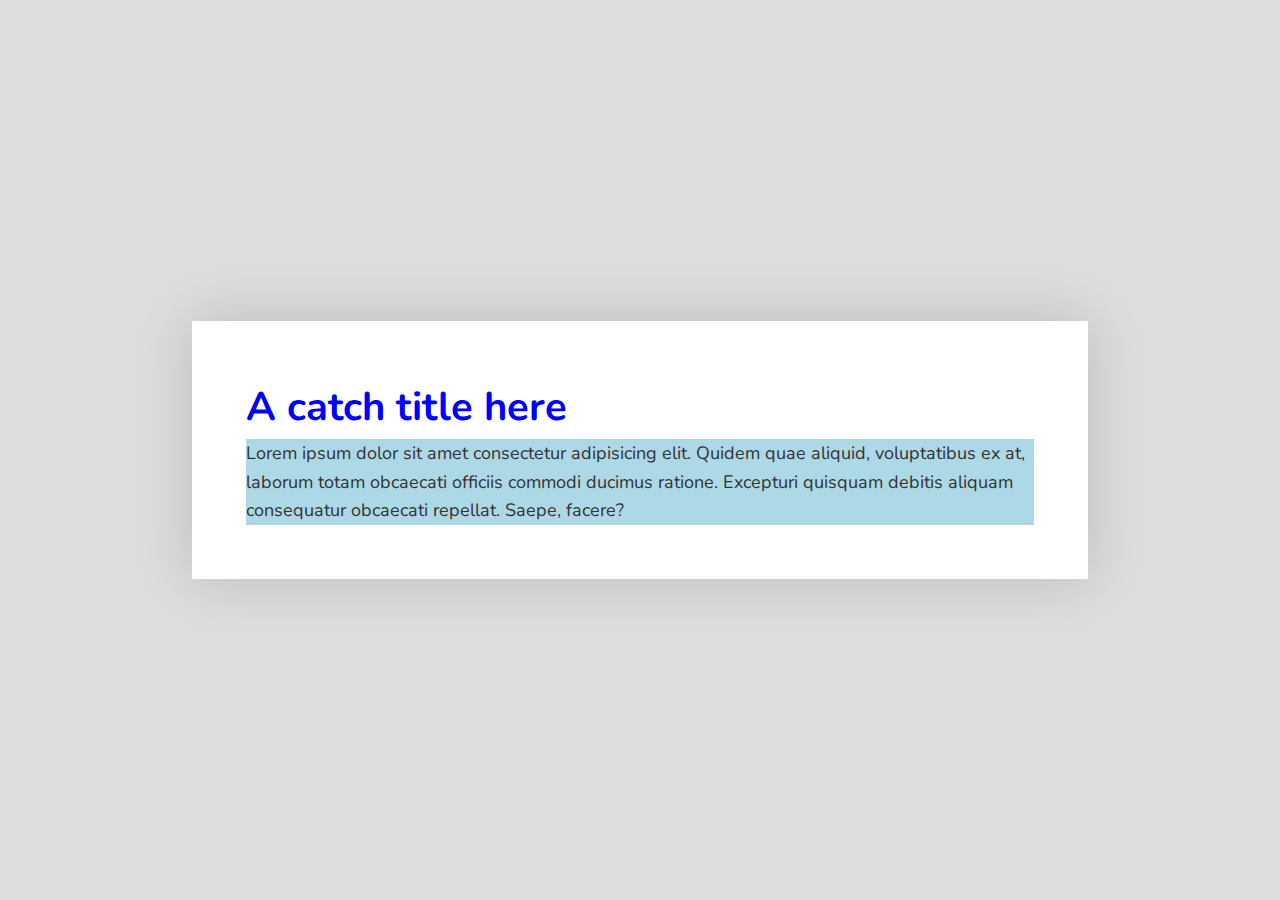
<file: Clamp/index.html>
<!DOCTYPE html>
<html lang="en">
<head>
    <meta charset="UTF-8">
    <meta http-equiv="X-UA-Compatible" content="IE=edge">
    <meta name="viewport" content="width=device-width, initial-scale=1.0">
    <title>CLAMP</title>
    <link rel="stylesheet" href="./index.css">
</head>
<body>
    <div class="content">
        <h2>A catch title here</h2>

        <p>Lorem ipsum dolor sit amet consectetur adipisicing elit. Quidem quae aliquid, voluptatibus ex at, laborum totam obcaecati officiis commodi ducimus ratione. Excepturi quisquam debitis aliquam consequatur obcaecati repellat. Saepe, facere?</p>
    </div>
</body>
</file>
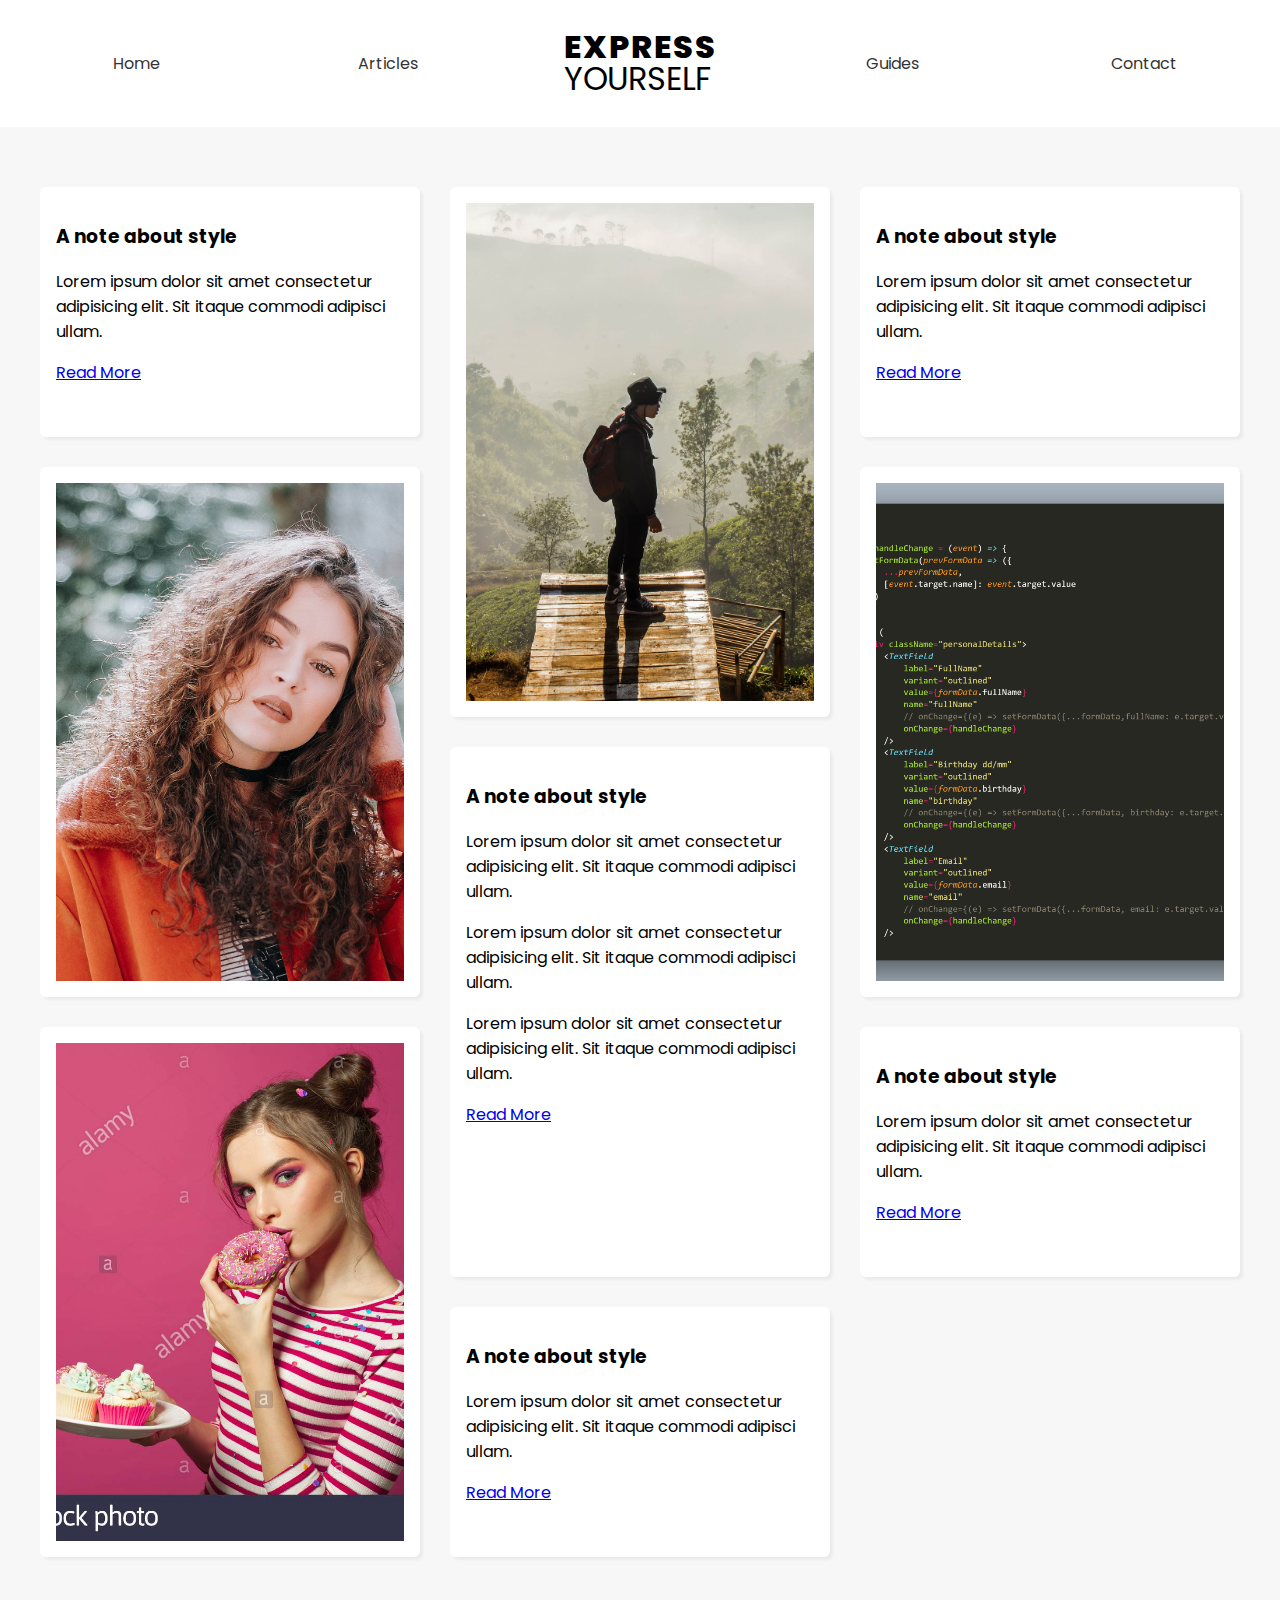
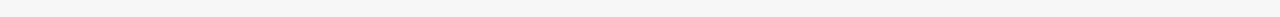
<file: Mansory/index.html>
<!DOCTYPE html>
<html lang="en">
<head>
    <meta charset="UTF-8">
    <meta http-equiv="X-UA-Compatible" content="IE=edge">
    <meta name="viewport" content="width=device-width, initial-scale=1.0">
    <title>Mansory Grid</title>
    <link rel="stylesheet" href="index.css">
</head>
<body>
    <header>
        <nav>
            <a href="/">Home</a>
            <a href="/">Articles</a>
            <h1>
                <div>Express</div>
                <div>Yourself</div>
            </h1>
            <a href="/">Guides</a>
            <a href="/">Contact</a> 

        </nav>
    </header>

    <main>
        <div class="short">
            <h3>A note about style</h3>
            <p>Lorem ipsum dolor sit amet consectetur adipisicing elit. Sit itaque commodi adipisci ullam.</p>
            <a href="/">Read More</a>
        </div>
        <div class="tall">
            <img src="./assets/img1.jpg" alt="one">
        </div>
        <div class="short">
            <h3>A note about style</h3>
            <p>Lorem ipsum dolor sit amet consectetur adipisicing elit. Sit itaque commodi adipisci ullam.</p>
            <a href="/">Read More</a>
        </div>
        <div class="tall">
            <img src="./assets/img2.jpg" alt="2">
        </div>
        <div class="tall">
            <img src="./assets/efficientWay.png">
        </div>
        <div class="tall">
            <h3>A note about style</h3>
            <p>Lorem ipsum dolor sit amet consectetur adipisicing elit. Sit itaque commodi adipisci ullam.</p>
            <p>Lorem ipsum dolor sit amet consectetur adipisicing elit. Sit itaque commodi adipisci ullam.</p>
            <p>Lorem ipsum dolor sit amet consectetur adipisicing elit. Sit itaque commodi adipisci ullam.</p>
            <a href="/">Read More</a>
        </div>
        <div class="tall">
            <img src="./assets/img4.jpg" alt="4">
        </div>
        
        <div class="short">
            <h3>A note about style</h3> 
            <p>Lorem ipsum dolor sit amet consectetur adipisicing elit. Sit itaque commodi adipisci ullam.</p>
            <a href="/">Read More</a>
        </div>

        <div class="short">
            <h3>A note about style</h3>
            <p>Lorem ipsum dolor sit amet consectetur adipisicing elit. Sit itaque commodi adipisci ullam.</p>
            <a href="/">Read More</a>
        </div>
    </main>
</body>
</html>
</file>
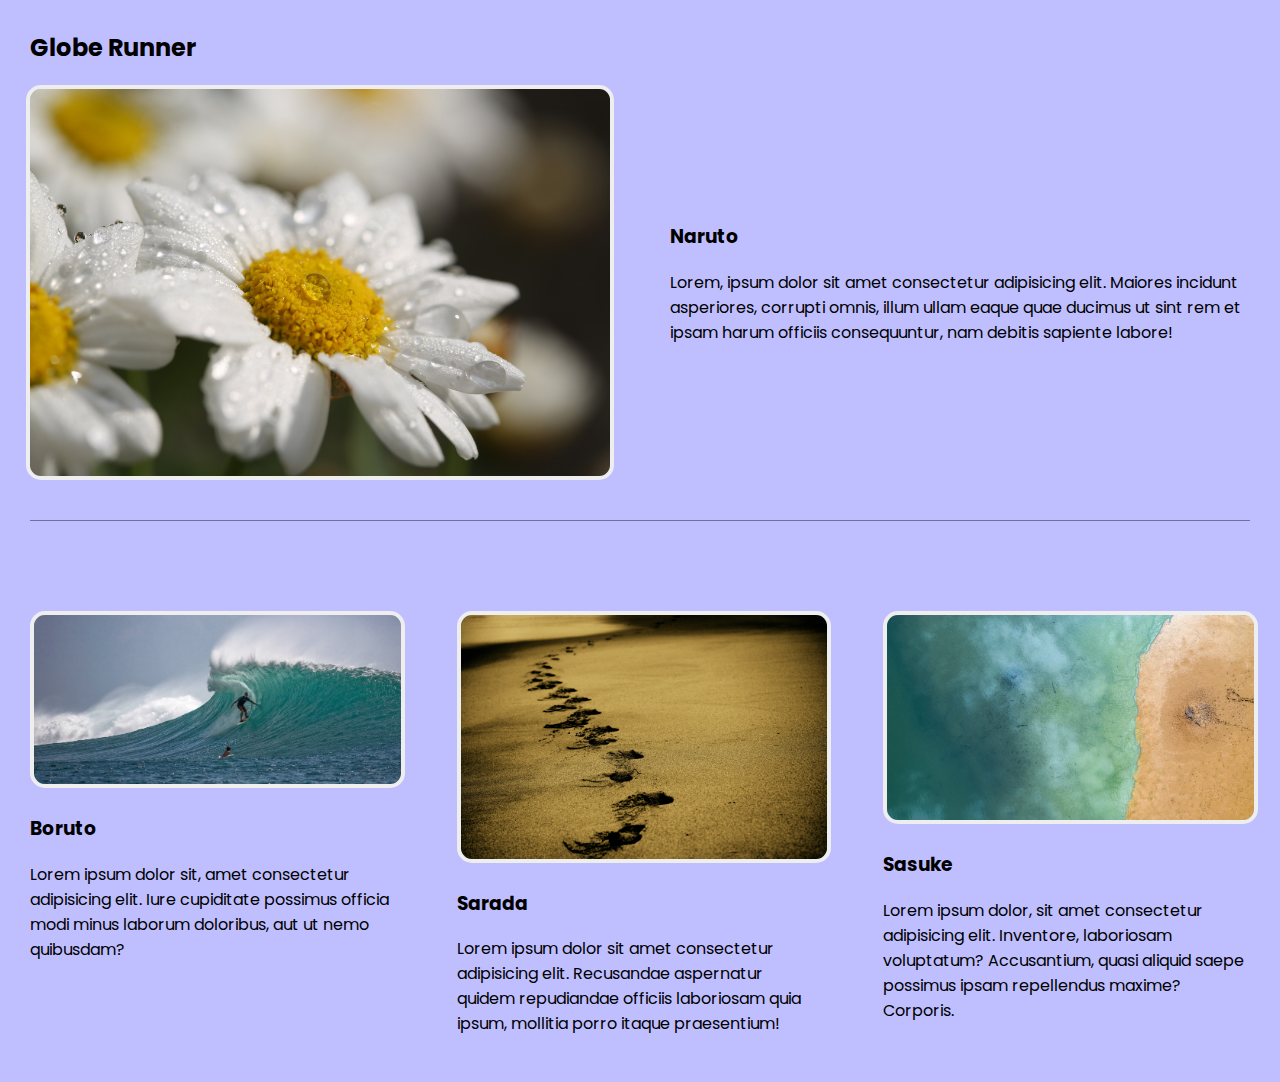
<file: MultiColumn/Index.html>
<!DOCTYPE html>
<html lang="en">
<head>
    <meta charset="UTF-8">
    <meta http-equiv="X-UA-Compatible" content="IE=edge">
    <meta name="viewport" content="width=device-width, initial-scale=1.0">
    <title>Multicolumn</title>
    <link rel="stylesheet" href="./index.css">
</head>
<body>
    <div class="grid__container">
        <header>
            <h2>Globe Runner</h2>
        </header>

        <div class="grid__cards">
            <div>
                <img src="./assets/img1.jpg" alt="1">
                <div>
                    <h3>Naruto</h3>
                    <p>Lorem, ipsum dolor sit amet consectetur adipisicing elit. Maiores incidunt asperiores, corrupti omnis, illum ullam eaque quae ducimus ut sint rem et ipsam harum officiis consequuntur, nam debitis sapiente labore!</p>
                </div>
            </div>
            <div>
                <img src="./assets/img.jpg" alt="2">
                <div>
                    <h3>Boruto</h3>
                    <p>Lorem ipsum dolor sit, amet consectetur adipisicing elit. Iure cupiditate possimus officia modi minus laborum doloribus, aut ut nemo quibusdam?</p>
                </div>
            </div>
            <div>
                <img src="./assets/sand-768783_1920.jpg" alt="3">
                <div>
                    <h3>Sarada</h3>
                    <p>Lorem ipsum dolor sit amet consectetur adipisicing elit. Recusandae aspernatur quidem repudiandae officiis laboriosam quia ipsum, mollitia porro itaque praesentium!</p>
                </div>
            </div>
            <div>
                <img src="./assets/sea-2755908_1920.jpg" alt="4">
                <div>
                    <h3>Sasuke</h3>
                    <p>Lorem ipsum dolor, sit amet consectetur adipisicing elit. Inventore, laboriosam voluptatum? Accusantium, quasi aliquid saepe possimus ipsam repellendus maxime? Corporis.</p>
                </div>
            </div>
        </div>
    </div>
</body>
</html>
</file>
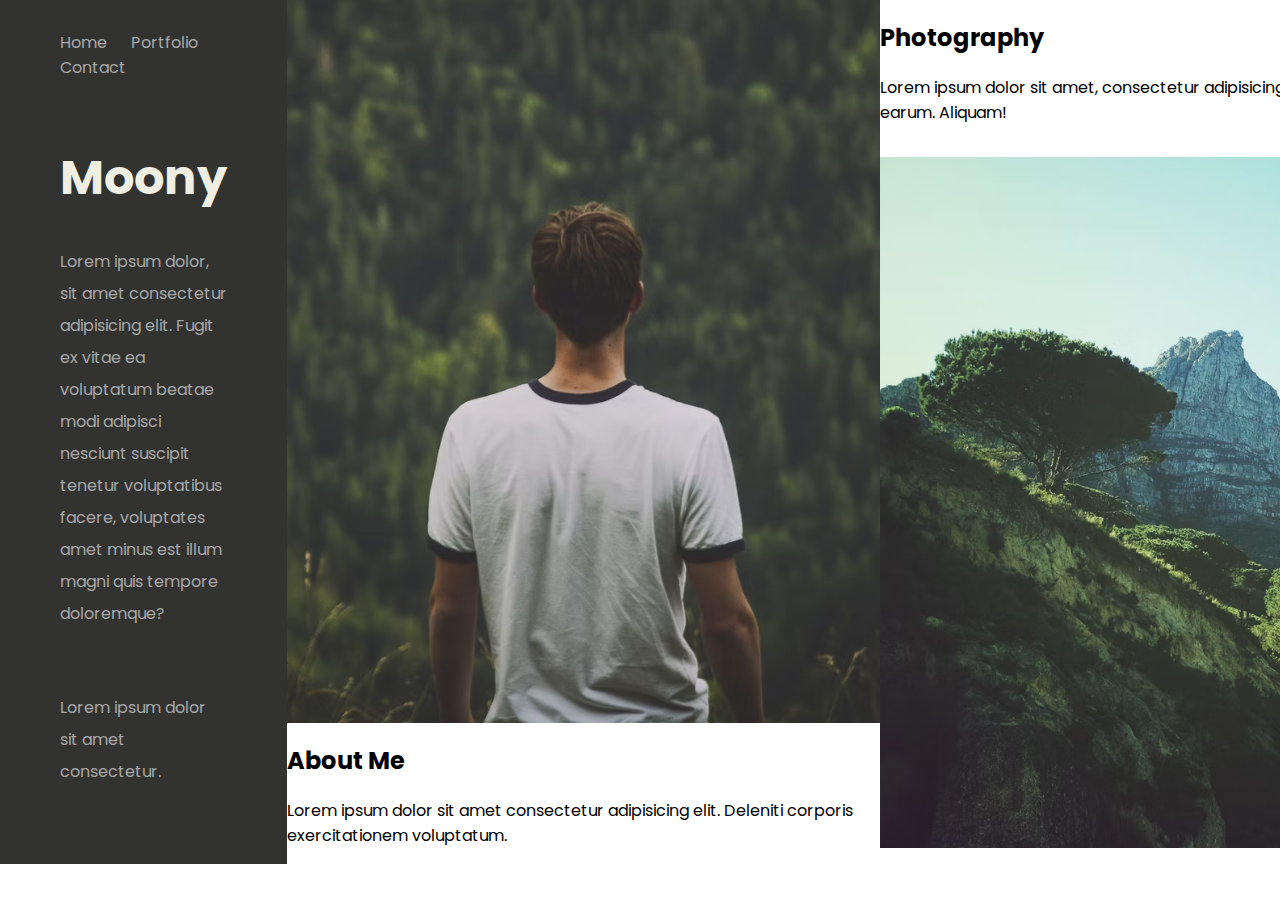
<file: PersonalSite/index.html>
<!DOCTYPE html>
<html lang="en">
<head>
    <meta charset="UTF-8">
    <meta http-equiv="X-UA-Compatible" content="IE=edge">
    <meta name="viewport" content="width=device-width, initial-scale=1.0">
    <title>Personal Site</title>
    <link rel="stylesheet" href="index.css">
</head>
<body>
    <main>
        <div class="panel welcome">
            <nav>
                <a href="'">Home</a>
                <a href="/">Portfolio</a>
                <a href="/">Contact</a>
            </nav> 
    
            <div>
                <h1>Moony</h1>
                <p>Lorem ipsum dolor, sit amet consectetur adipisicing elit. Fugit ex vitae ea voluptatum beatae modi adipisci nesciunt suscipit tenetur voluptatibus facere, voluptates amet minus est illum magni quis tempore doloremque?</p>
            </div>
            
            <footer>
                <p>Lorem ipsum dolor sit amet consectetur.</p>
            </footer>
        </div>

        <div class="panel about">
            <img src="./pic1.png" alt="main pic">
            
            <div class="text">
                <h2>About Me</h2>
                <p>Lorem ipsum dolor sit amet consectetur adipisicing elit. Deleniti corporis exercitationem voluptatum.</p>
            </div>
        </div>

        <div class="panel photos"> 
            <div class="text">
                <h2>Photography</h2>
                <p>Lorem ipsum dolor sit amet, consectetur adipisicing elit. Deserunt, veniam earum. Aliquam!</p>
            </div>

            <img src="./pic2.png" alt="pic 2">
        </div>
    </main>
</body>
</html>
</file>
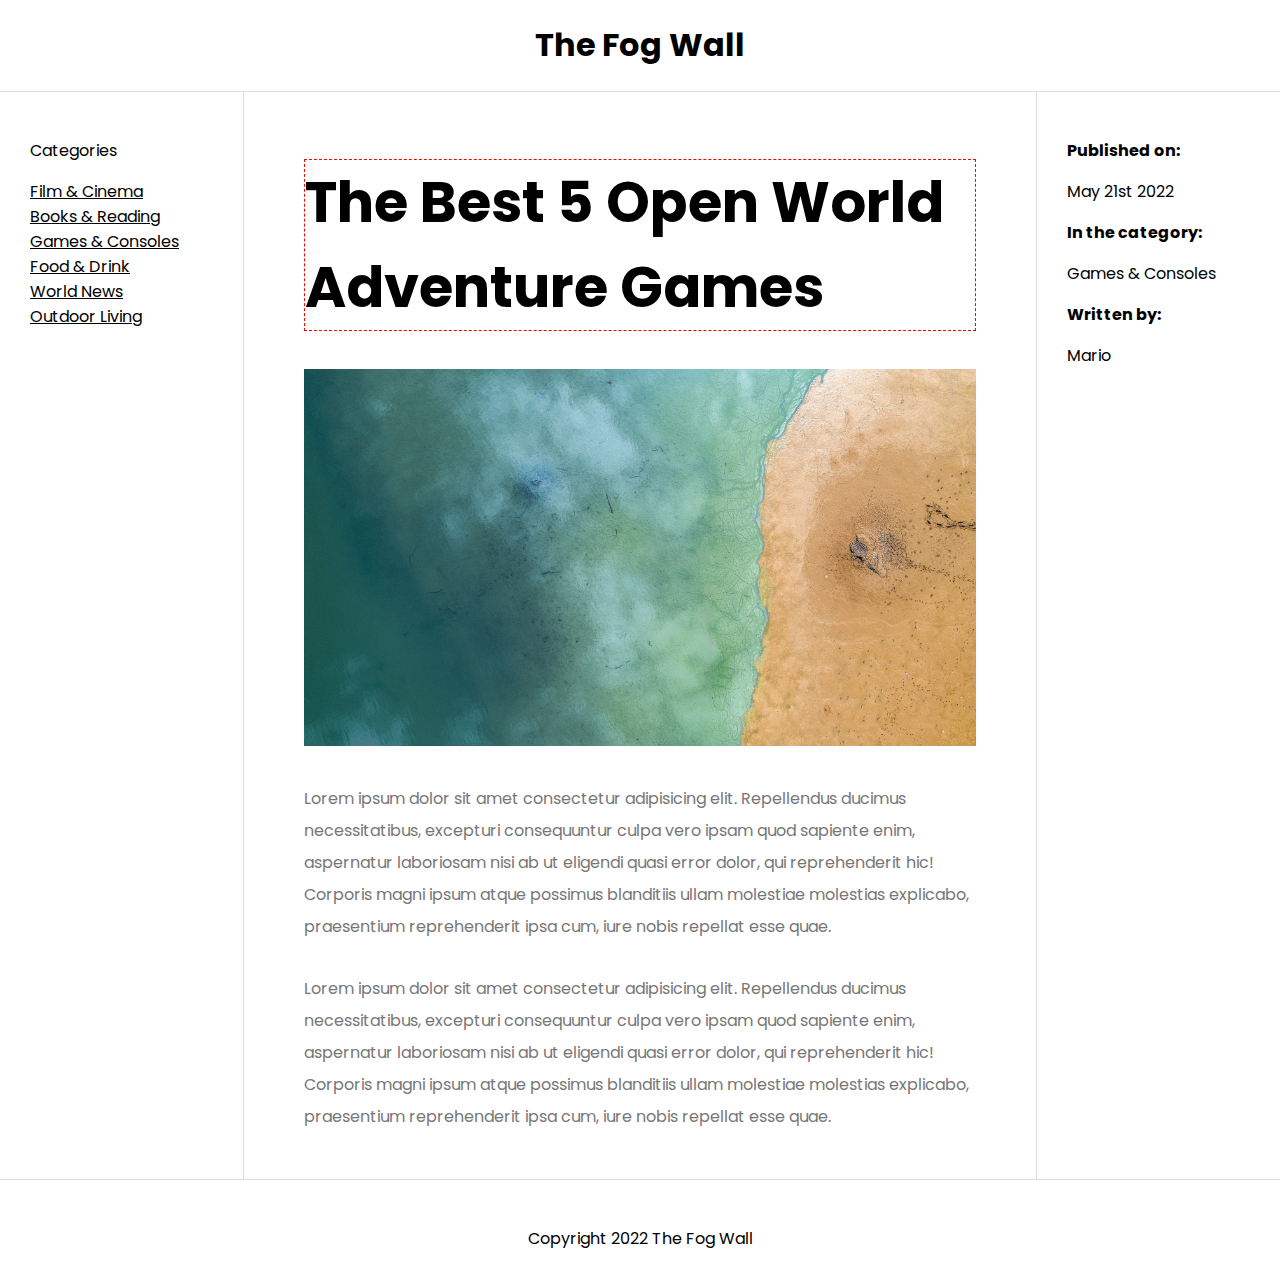
<file: HolyGrail/holyGrail.html>
<!DOCTYPE html>
<html lang="en">
<head>
    <meta charset="UTF-8">
    <meta http-equiv="X-UA-Compatible" content="IE=edge">
    <meta name="viewport" content="width=device-width, initial-scale=1.0">
    <title>Holy Grail</title>
    <link rel="stylesheet" href="./holyGrail.css">
</head>
<body>
    <div class="grid-container">
        <header>
            <h1>The Fog Wall</h1>
        </header>

        <nav>
            <p>Categories</p>
            <li>Film & Cinema</li>
            <li>Books & Reading</li>
            <li>Games & Consoles</li>
            <li>Food & Drink</li>
            <li>World News</li>
            <li>Outdoor Living</li>
        </nav>

        <article>
            <h1>The Best 5 Open World Adventure Games</h1>
            <img src="./assets/photo.jpg" alt="img1">
            <p>Lorem ipsum dolor sit amet consectetur adipisicing elit. Repellendus ducimus necessitatibus, excepturi consequuntur culpa vero ipsam quod sapiente enim, aspernatur laboriosam nisi ab ut eligendi quasi error dolor, qui reprehenderit hic! Corporis magni ipsum atque possimus blanditiis ullam molestiae molestias explicabo, praesentium reprehenderit ipsa cum, iure nobis repellat esse quae.</p>
            <p>Lorem ipsum dolor sit amet consectetur adipisicing elit. Repellendus ducimus necessitatibus, excepturi consequuntur culpa vero ipsam quod sapiente enim, aspernatur laboriosam nisi ab ut eligendi quasi error dolor, qui reprehenderit hic! Corporis magni ipsum atque possimus blanditiis ullam molestiae molestias explicabo, praesentium reprehenderit ipsa cum, iure nobis repellat esse quae.</p>
        </article> 
        <aside>
            <ul>
                <li>
                    <p><strong>Published on:</strong></p>
                    <p>May 21st 2022</p>
                </li>
                <li>
                    <p><strong>In the category:</strong></p>
                    <p>Games & Consoles</p>
                </li>
                <li>
                    <p><strong>Written by:</strong></p>
                    <p>Mario</p>
                </li>
            </ul>
        </aside>

        <footer>
            <p>Copyright 2022 The Fog Wall</p>
        </footer>
    </div>
</body>
</html>
</file>
<file: Clamp/index.css>
@import url('https://fonts.googleapis.com/css2?family=Nunito&display=swap');

*{
    padding: 0;
    margin: 0;
    box-sizing: border-box;
}

:root{
    --clr-primary: #ee6352;
    --clr--body: #333;
    --clr-bg: #ddd;
}

body{
    min-height: 100vh;
    display: flex;
    justify-content: center;
    align-items: center;
    font-size: 1.125rem;
    line-height: 1.6;
    color: var(--clr--body);
    background-color: var(--clr-bg);
    font-family: 'Nunito', sans-serif;
    font-weight: 400;
}

.content{
    background-color: white;
    padding: 3em;
    box-shadow: 0 0 3em rgba(0, 0, 0, .15);
    /* width: 70%;
    max-width: 600px; */
    /* width: min(500px, 70%);  */
    /* width: max(100px, 20%, 50vh);
     */
     width: 70%;
    
}

h2{
    color: blue;
    /* font-size: clamp(2rem, 5vw, 5rem); */
    font-size: 40px;
}

p{
    /* width: clamp(200px, 50%, 520px); */
    background: lightblue;
}


/* min() => allows us write max-width and width with one line of code. */
</file>
<file: Mansory/index.css>
@import url('https://fonts.googleapis.com/css2?family=Poppins:wght@700&display=swap');

body{
    margin: 0px;
    font-family: "Poppins";
    background: #f7f7f7;
}

header{
    background: white;
    padding: 10px;
}

nav{
    max-width: 1400px;
    margin-inline: auto;
    display: grid;
    grid-template-columns: repeat(5, 1fr);
    place-items: center;
    /* border: 1px solid red; */
}

nav a{
    text-decoration: none;
    color: #333;
}

nav h1{
    text-transform: uppercase;
    line-height: 1em;
} 

nav h1 div:first-child{
    font-weight: 800;
    letter-spacing: 1.5px;
}

nav h1 div:last-child{
    font-weight: 400;
}

/* MAIN */
main{
    max-width: 1200px;
    margin: 60px auto;
    /* border: 2px dashed orange; */
    display: grid;
    grid-template-columns: repeat(3, 1fr);
    /* grid-template-rows: repeat(3, 250px); */
    /* grid-auto-rows => when we dont know the no of rows we are going to have */
    grid-auto-rows: 250px;
    gap: 30px;
}

main div{
    overflow: hidden;
    background: white;
    border-radius: 6px;
    border: 16px solid white;
    box-shadow: 3px 3px 3px rgba(0, 0, 0, 0.05);
}

main img{
    width: 100%;
    height: 100%;
    object-fit: cover;
}

main .short{
    /* we dont need to set this explicitly  */
    grid-row: span 1; 
}

main .tall{
    grid-row: span 2;
}

@media screen and (max-width: 960px) {
    main{ 
        grid-template-columns: repeat(2, 1fr);
    }
}

@media screen and (max-width: 620px){
    main{
        grid-template-columns: 1fr;
        max-width: 400px;
        margin: 20px auto;
    }

    nav{
        grid-template-columns: repeat(4, 1fr);
    }

    nav h1{
        grid-column: 1 / span 4; 
        grid-row: 1;
    }
}
</file>
<file: MultiColumn/index.css>
@import url('https://fonts.googleapis.com/css2?family=Poppins:wght@700&display=swap');

body{
    margin: 30px;
    font-family: "Poppins";
    background: rgba(0, 0, 255, 0.25);
}

.grid__container{
}

.grid__cards{
    display: grid;
    grid-template-columns: repeat(3, 1fr);
    gap: 60px;
}

.grid__cards > div:nth-child(1){
    grid-column: span 3;
    display: grid;
    grid-template-columns: 1fr 1fr;
    gap: 60px;
    place-items: center;
    margin-bottom: 30px;
    padding-bottom: 40px;
    border-bottom: 1px solid rgba(0, 0, 0, 0.4);
}

.grid__cards 

.grid__cards > div:not(:first-child){
    border: 2px solid red;
}



/* CONTROLLING THE IMAGE */

img{
    width: 100%;
    border: 4px solid #eee;
    border-radius: 15px;
}


/* CSS GRID */
@media screen and (max-width: 980px) {
    .grid__cards > div:not(:first-child){
        grid-column: span 3;
        display: grid;
        grid-template-columns: 1fr 1fr;
        gap: 60px;
        align-items: center;
    }
}


@media screen and (max-width: 768px){
    .grid__cards > div:not(:first-child),
    .grid__cards > div:first-child{
        display: block;
    }
}
</file>
<file: PersonalSite/index.css>
@import url('https://fonts.googleapis.com/css2?family=Poppins:wght@700&display=swap');

body{
    margin: 0px;
    font-family: "Poppins";
}

main{
    display: grid;
    grid-template-columns: 1.2fr 1fr 1fr;
    min-height: 100%;
}

.panel{
    display: grid; 
    /* i still dont understand this */
    grid-template-columns: 1fr;
    /* border: 1px solid red; */
}

/* welcome panel */
.panel.welcome{
    background: #323230;
    padding: 30px 60px;
    /* grid-auto-rows: 1fr; */
}

.panel.welcome nav a {
    color: #a8a8a8;
    text-decoration: none;
    margin-right: 20px;
}

.panel.welcome p{
    color: #a8a8a8;
    max-width: 540px;
    line-height: 2em;
}

.panel.welcome h1{
    color: #eeeee2;
    font-size: 3em;
}
</file>
<file: HolyGrail/holyGrail.css>
@import url('https://fonts.googleapis.com/css2?family=Poppins:wght@700&display=swap');

body{
    margin: 0;
    font-family: "Poppins";
}

ul, li{
    padding: 0;
    list-style: none;
}

.grid-container{
    display: grid;
    grid-template-columns: 1fr 3fr 1fr;
    column-gap: 30px;
}

header{
    grid-column: span 3;
    text-align: center;
    border-bottom: 1px solid #ddd;
    /* display: grid; */
    /* place-items: center; */
}

nav{
    padding: 30px;
    border-right: 1px solid #ddd;
}

nav li{
    text-decoration: underline;
    cursor: pointer;
}

article{
    padding: 30px;
}

article img{
    width: 100%;
}

article h1{
    border: 1px dashed red;
    font-size: 3.5em;
    max-width: 800px;
}

article p{
    margin-top: 30px;
    line-height: 2em;
    color: #777;
}


aside{
    padding: 30px;
    border-left: 1px solid #ddd;
}

footer{
    border-top: 1px solid #ddd;
    padding-top: 30px;
    grid-column: span 3;
    text-align: center;
}

/* RESPONSIVE */
@media screen and (max-width: 1200px) {
    nav{
        grid-column: span 3;
        border-right: 0;
        border-bottom: 1px solid #ddd;   
    }

    nav li{
        display: inline-flex;
        margin-right: 10px;
    }

    article{
        grid-column: span 2;
    }
    aside{
        padding: 16px;
    }
}

@media screen and (max-width: 980px) {
    article, nav, aside{
        grid-column: span 3;
    }

    aside{
        border-left: 0;
        border-top: 1px solid #ddd;
    }

    article h1{
        font-size: 2.5em;
    }
}
</file>
